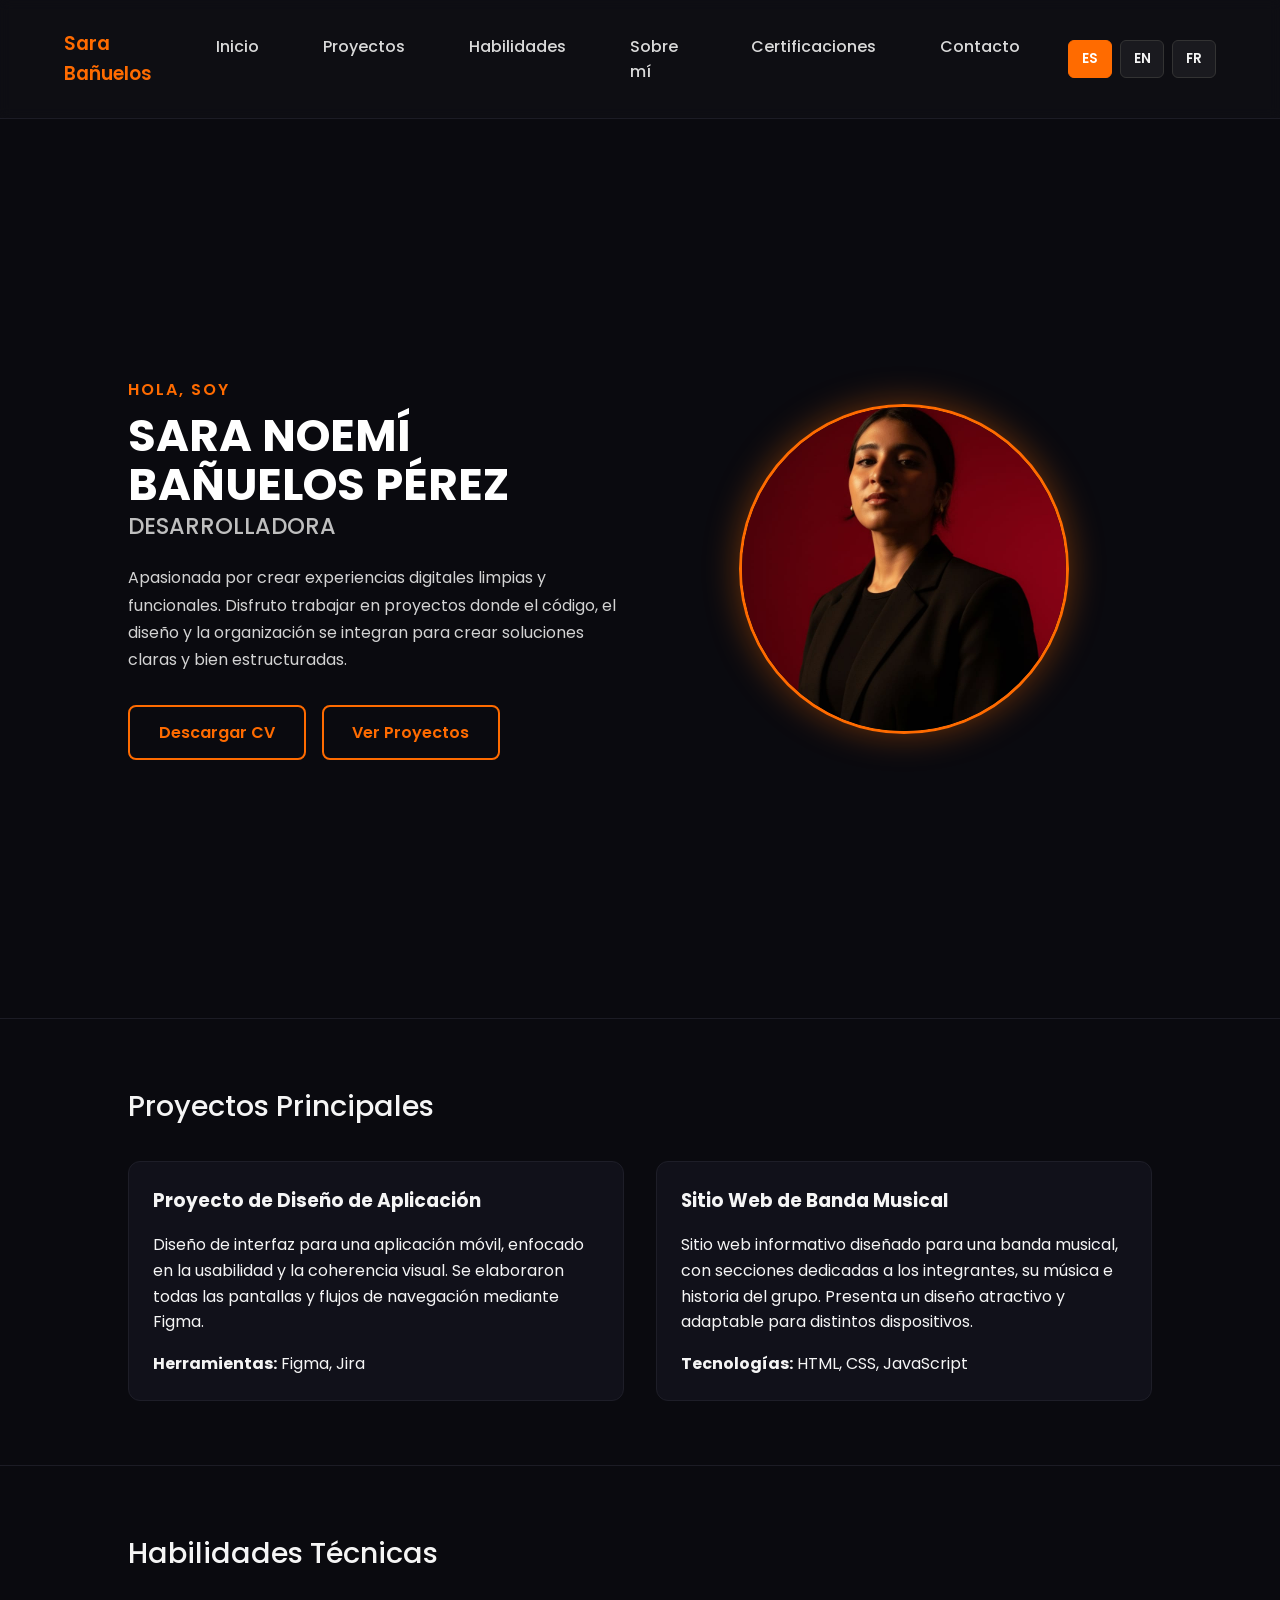
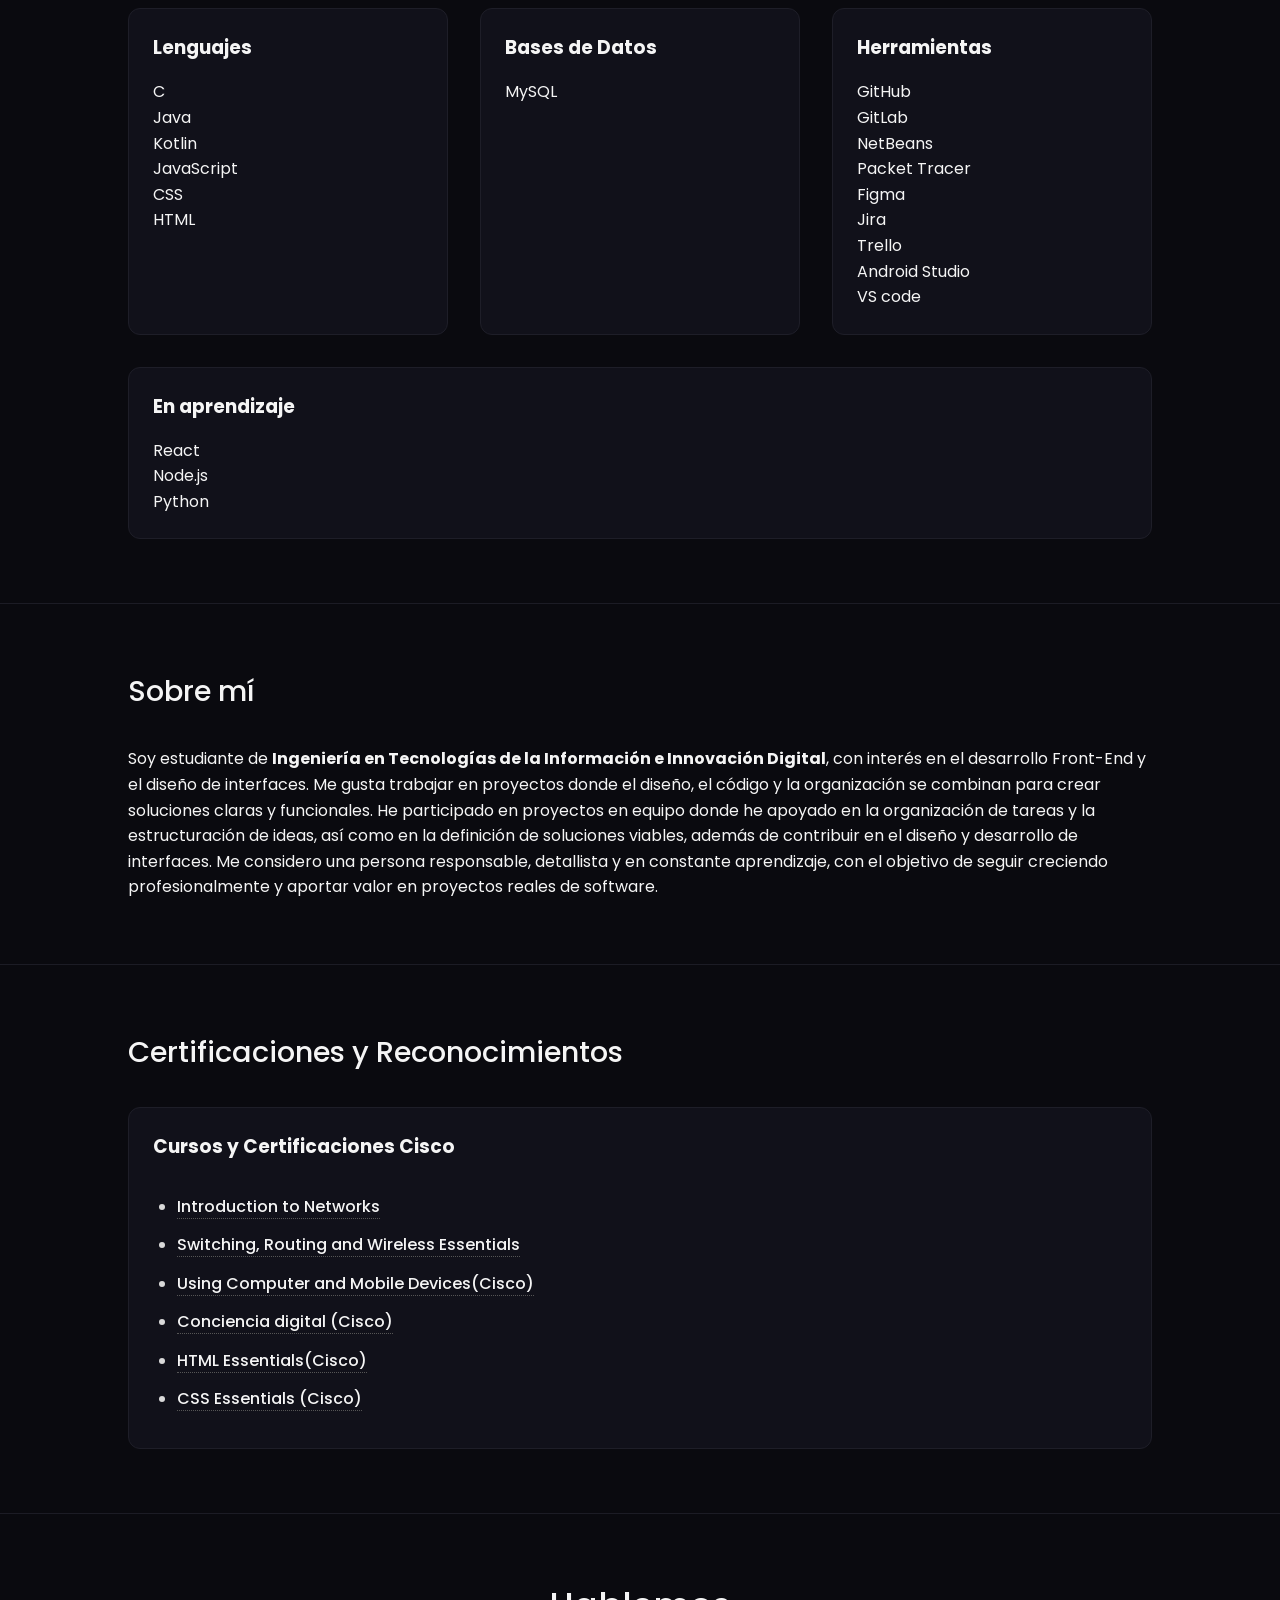
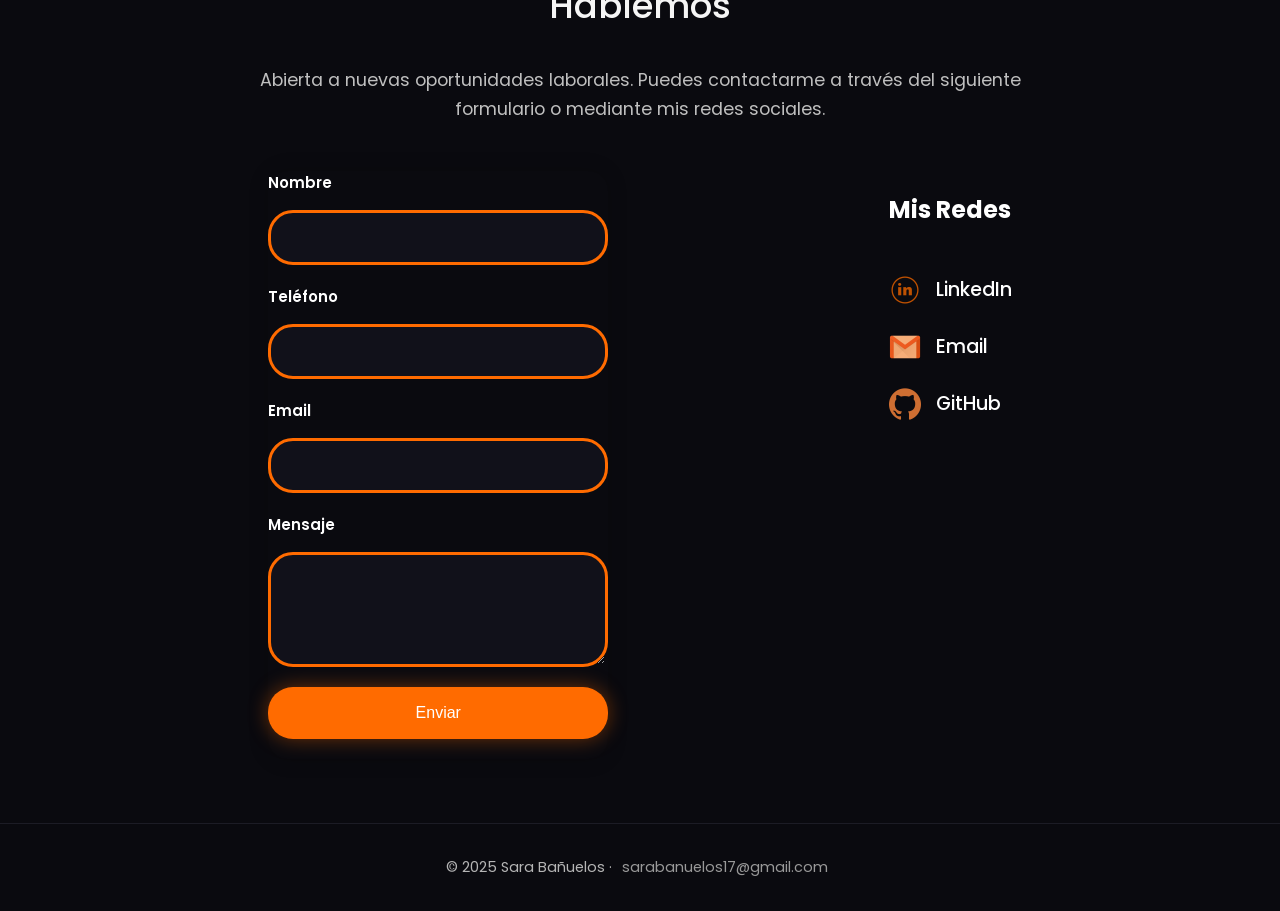
<file: docs/index.html>
<!DOCTYPE html>
<html lang="es">
<head>
  <meta charset="UTF-8" />
  <meta name="viewport" content="width=device-width, initial-scale=1.0" />
  <title>Sara Bañuelos | Desarrolladora</title>
  <link rel="stylesheet" href="estilos/estilos.css">
  <link href="https://fonts.googleapis.com/css2?family=Poppins:wght@300;400;600&display=swap" rel="stylesheet">
  <script src="script/script.js" defer></script>
</head>
<body>
  <header>
    <h3>Sara Bañuelos</h3>

    <input type="checkbox" id="menu-toggle">
    <label for="menu-toggle" class="menu-icon">
      <span class="bar"></span>
      <span class="bar"></span>
      <span class="bar"></span>
    </label>

    <nav class="menu">
      <ul>
        <li><a href="#home" data-key="nav-inicio">Inicio</a></li>
        <li><a href="#trabajo" data-key="nav-proyectos">Proyectos</a></li>
        <li><a href="#skills" data-key="nav-habilidades">Habilidades</a></li>
        <li><a href="#sobre-mi" data-key="nav-sobremi">Sobre mí</a></li>
        <li><a href="#certificaciones" data-key="nav-cert">Certificaciones</a></li>
        <li><a href="#contacto" data-key="nav-contacto">Contacto</a></li>
      </ul>
      
      <div class="lang-selector">
        <button data-lang="es" class="lang-btn active">ES</button>
        <button data-lang="en" class="lang-btn">EN</button>
        <button data-lang="fr" class="lang-btn">FR</button>
      </div>
    </nav>
  </header>

  <section id="home" class="portada">
    <div class="texto">
      <p class="saludo" data-key="hero-saludo">HOLA, SOY</p>
      <h1 class="nombre" data-key="hero-nombre">SARA NOEMÍ BAÑUELOS PÉREZ</h1>
      <h2 class="rol" data-key="hero-rol">DESARROLLADORA </h2>
      <p class="descripcion" data-key="hero-desc">
        Apasionada por crear experiencias digitales limpias y funcionales.
        Disfruto trabajar en proyectos donde el código, el diseño y 
        la organización se integran para crear soluciones claras y bien estructuradas.
      </p>

      <div class="botones">
        <a href="certificados/cv_sara_banuelos.pdf" class="boton-transparente" target="_blank" data-key="hero-cv">Descargar CV</a>
        <a href="#trabajo" class="boton-transparente" data-key="hero-proyectos">Ver Proyectos</a>
      </div>
    </div>

    <div class="imagen">
      <img src="imagenes/foto_formal.jpeg" alt="Foto de Sara Bañuelos">
    </div>
  </section>

  <section id="trabajo">
    <h2 data-key="proj-titulo">Proyectos Principales</h2>
    <div class="fila mis-proyectos">
      <div class="tarjeta">
        <h3><a href="https://www.figma.com/proto/OSNV2s28CnwWsa8psuooGz/MazYummy?node-id=66-868" target="_blank" data-key="proj2-titulo">Proyecto de Diseño de Aplicación</a></h3>
        <p data-key="proj2-desc">Diseño de interfaz para una aplicación móvil, enfocado en la usabilidad y la coherencia visual. Se elaboraron todas las pantallas y flujos de navegación mediante Figma.</p>
        <p><strong data-key="proj-tools">Herramientas:</strong> Figma, Jira</p>
      </div>

      <div class="tarjeta">
         <h3><a href="https://newjeans-kpop.netlify.app/" target="_blank" data-key="proj3-titulo">Sitio Web de Banda Musical</a></h3>
        <p data-key="proj3-desc">Sitio web informativo diseñado para una banda musical, con secciones dedicadas a los integrantes, su música e historia del grupo. Presenta un diseño atractivo y adaptable para distintos dispositivos.</p>
        <p><strong data-key="proj-tech">Tecnologías:</strong> HTML, CSS, JavaScript</p>
      </div>
    </div>
  </section>

  <section id="skills">
    <h2 data-key="skills-titulo">Habilidades Técnicas</h2>
    <div class="fila mis-habilidades">
      <div class="tarjeta"><h3 data-key="skills-lang-h3">Lenguajes</h3><p data-key="skills-lang-p">C<br> Java <br>Kotlin<br> JavaScript <br>CSS<br>HTML</p></div>
      <div class="tarjeta"><h3 data-key="skills-db-h3">Bases de Datos</h3><p data-key="skills-db-p">MySQL</p></div>
      <div class="tarjeta"><h3 data-key="skills-tools-h3">Herramientas</h3><p data-key="skills-tools-p">GitHub<br> GitLab<br> NetBeans<br> Packet Tracer <br>Figma<br> Jira <br>Trello<br> Android Studio<br> VS code</p></div>
      <div class="tarjeta"><h3 data-key="skills-learn-h3">En aprendizaje</h3><p data-key="skills-learn-p">React<br> Node.js<br> Python</p></div>
    </div>
  </section>

  <section id="sobre-mi">
    <h2 data-key="about-titulo">Sobre mí</h2>
    <p data-key="about-p">
      Soy estudiante de <strong> Ingeniería en Tecnologías de la Información e Innovación Digital</strong>, 
      con interés en el desarrollo Front-End y el diseño de interfaces. Me gusta trabajar en proyectos donde el diseño,
      el código y la organización se combinan para crear soluciones claras y funcionales.
    </p>
  </section>

   <section id="certificaciones">
    <h2 data-key="cert-titulo">Certificaciones y Reconocimientos</h2>
    <div class="fila mis-certificados">
      <div class="tarjeta">
        <h3 data-key="cert-cisco-titulo">Cursos y Certificaciones Cisco</h3>
        <ul class="lista-certificados">
          <li><a href="certificados/Conceptos básicos de redes.pdf" class="link-pdf" data-key="cert-li-1">Introduction to Networks</a></li>
          <li><a href="certificados/Switching, Routing, and Wireless.pdf" class="link-pdf" data-key="cert-li-2">Switching, Routing and Wireless Essentials</a></li>
          <li><a href="certificados/Using Computer and Mobile Devices.pdf" class="link-pdf" data-key="cert-li-3">Using Computer and Mobile Devices(Cisco)</a></li>
          <li><a href="certificados/Conciencia digital.pdf" class="link-pdf" data-key="cert-li-4">Conciencia digital (Cisco)</a></li>
          <li><a href="certificados/HTML_Essentials.pdf" class="link-pdf" data-key="cert-li-5">HTML Essentials(Cisco)</a></li>
          <li><a href="certificados/CSS_Essentials.pdf" class="link-pdf" data-key="cert-li-6">CSS Essentials (Cisco)</a></li>
        </ul>
      </div>
    </div>
  </section>

 <section id="contacto">
  <div class="cabecera-contacto">
     <h2 class="contactar" data-key="contact-titulo" style="text-align: center; margin-bottom: 2rem;">Hablemos</h2>
     <p class="texto-contacto" data-key="contact-desc">
       Abierta a nuevas oportunidades laborales. 
       Puedes contactarme a través del siguiente formulario o mediante mis redes sociales.
     </p>
  </div>

  <div class="contenedor-contacto">
    <form action="https://formsubmit.co/sarabanuelos17@gmail.com" method="POST">
      <div class="input-group">
        <label for="name" data-key="contact-name">Nombre</label>
        <input type="text" name="name" id="name">

        <label for="phone" data-key="contact-phone">Teléfono</label>
        <input type="tel" name="phone" id="phone">

        <label for="email">Email</label>
        <input type="email" name="email" id="email">

        <label for="message" data-key="contact-msg">Mensaje</label>
        <textarea name="message" id="message" cols="30" rows="5"></textarea> 
        <input type="submit" class="btn" data-key="contact-submit" value="Enviar">
        <input type="hidden" name="_next" value="https://sara-bp17.github.io/mi-pagina-web/">
        <input type="hidden" name="_captcha" value="false">
      </div>
    </form>

    <div class="enlaces-lateral">
      <h3 data-key="contact-social" style="color:white; margin-bottom:20px;">Mis Redes</h3>
      <a href="https://www.linkedin.com/in/sara-banuelos-6b2087387" target="_blank">
        <img class="icon-img" src="imagenes/icon-linkedin.png" alt="LinkedIn"> LinkedIn
      </a>
      <a href="mailto:sarabanuelos17@gmail.com">
        <img class="icon-img" src="imagenes/icon-gmail.png" alt="Gmail"> Email
      </a>
      <a href="https://github.com/sara-bp17" target="_blank">
        <img class="icon-img" src="imagenes/icon-github.png" alt="GitHub"> GitHub
      </a>
    </div>
  </div>
</section>

  <footer>
    <p>
      <span data-key="footer-copy">© 2025 Sara Bañuelos ·</span> 
      <a href="mailto:sarabanuelos17@gmail.com">sarabanuelos17@gmail.com</a> 
    </p>
  </footer>

  <div id="modal-pdf" class="modal-overlay">
    <div class="modal-contenido">
      <span class="modal-cerrar">&times;</span>
      <iframe id="pdf-viewer" src="" frameborder="0"></iframe>
    </div>
  </div>
</body>
</html>
</file>
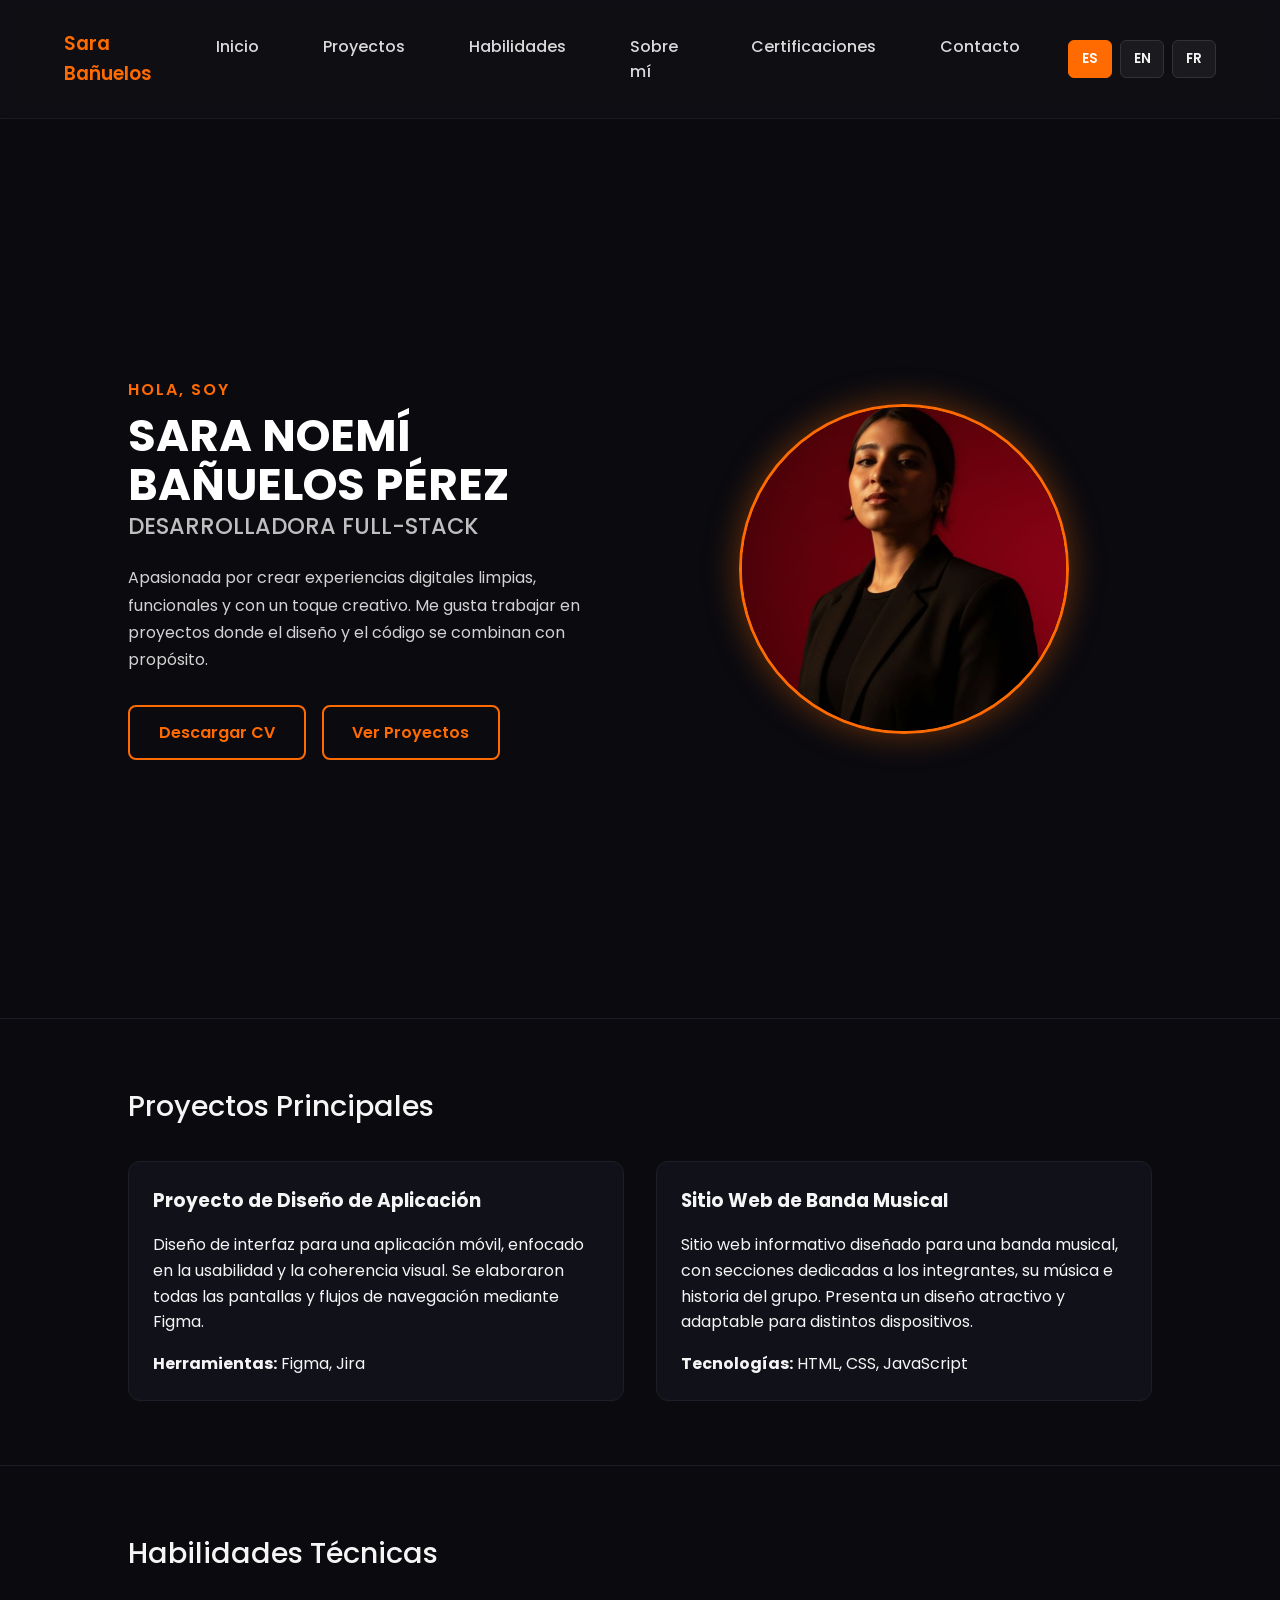
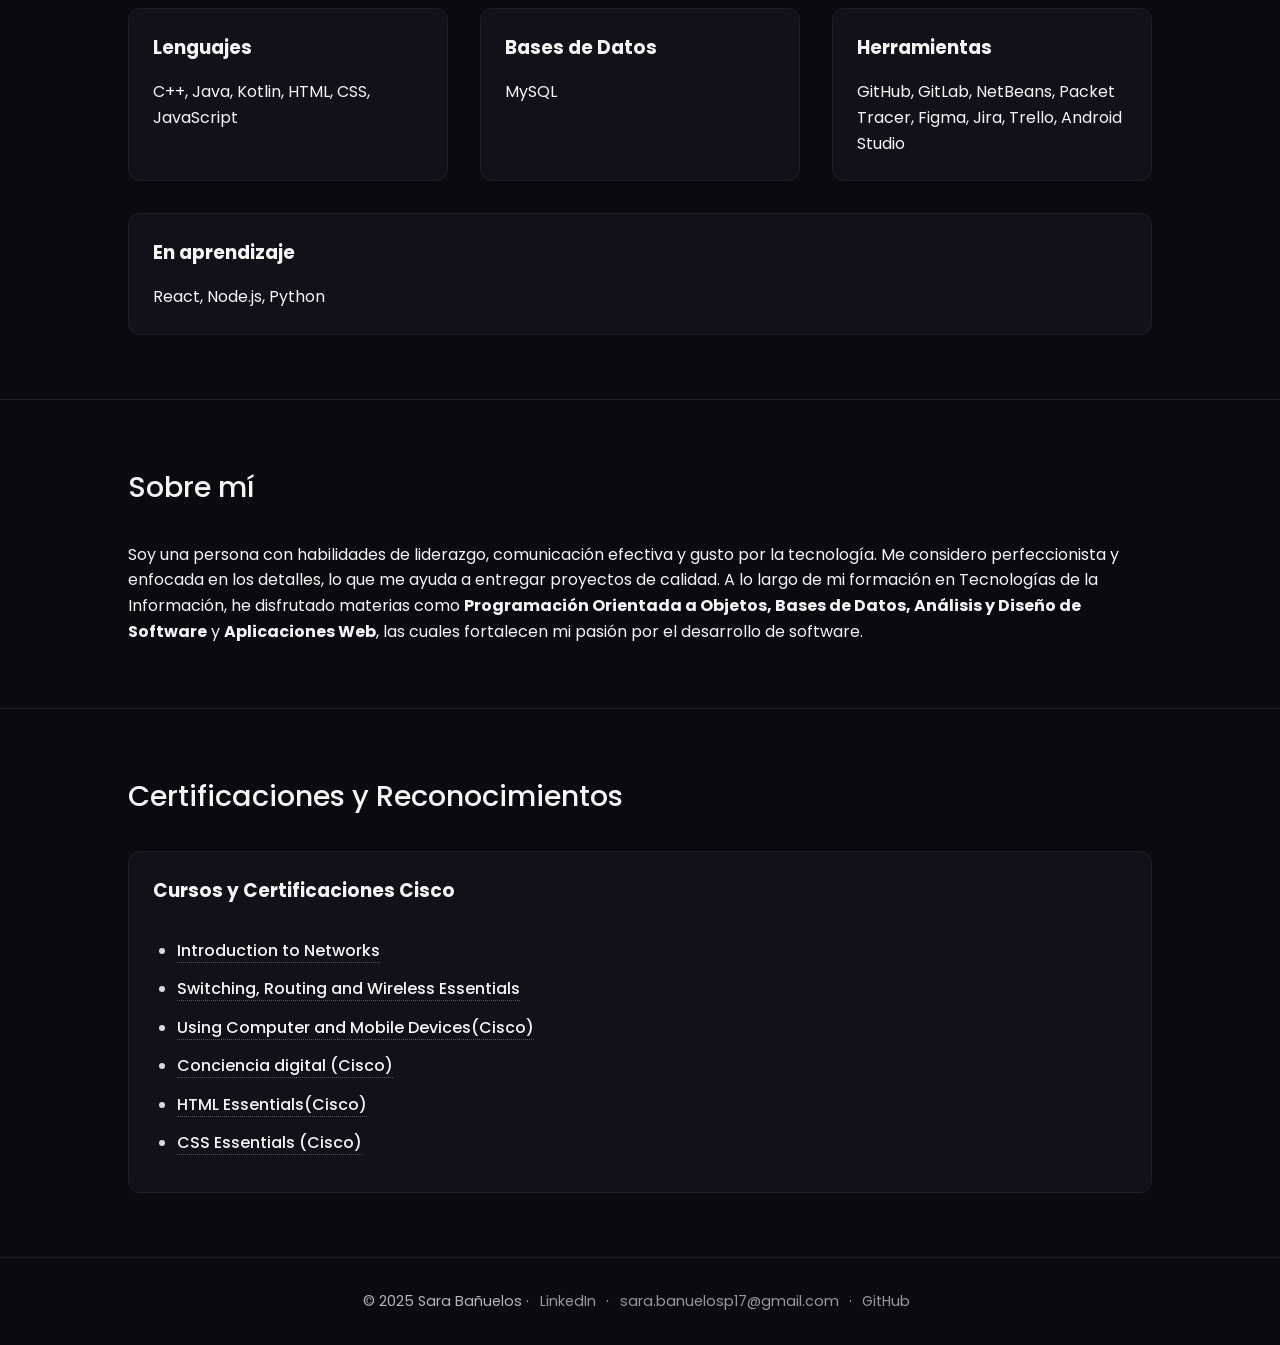
<file: sitio web portafolio/index.html>
<!DOCTYPE html>
<html lang="es">
<head>
  <meta charset="UTF-8" />
  <meta name="viewport" content="width=device-width, initial-scale=1.0" />
  <title>Sara Bañuelos | Desarrolladora Front end</title>
  <link rel="stylesheet" href="estilos/estilos.css">
  <link href="https://fonts.googleapis.com/css2?family=Poppins:wght@300;400;600&display=swap" rel="stylesheet">
  <script src="script/script.js" defer></script>
</head>
<body>
  <header>
    <h3>Sara Bañuelos</h3>

    <input type="checkbox" id="menu-toggle">
    <label for="menu-toggle" class="menu-icon">
      <span class="bar"></span>
      <span class="bar"></span>
      <span class="bar"></span>
    </label>

    <nav class="menu">
      <ul>
        <li><a href="#home" data-key="nav-inicio">Inicio</a></li>
        <li><a href="#trabajo" data-key="nav-proyectos">Proyectos</a></li>
        <li><a href="#skills" data-key="nav-habilidades">Habilidades</a></li>
        <li><a href="#sobre-mi" data-key="nav-sobremi">Sobre mí</a></li>
        <li><a href="#certificaciones" data-key="nav-cert">Certificaciones</a></li>
        <li><a href="#contacto" data-key="nav-contacto">Contacto</a></li>
      </ul>
      
      <div class="lang-selector">
        <button data-lang="es" class="lang-btn active">ES</button>
        <button data-lang="en" class="lang-btn">EN</button>
        <button data-lang="fr" class="lang-btn">FR</button>
      </div>
    </nav>
  </header>

  <section id="home" class="portada">
    <div class="texto">
      <p class="saludo" data-key="hero-saludo">HOLA, SOY</p>
      <h1 class="nombre" data-key="hero-nombre">SARA NOEMÍ BAÑUELOS PÉREZ</h1>
      <h2 class="rol" data-key="hero-rol">DESARROLLADORA FULL-STACK</h2>
      <p class="descripcion" data-key="hero-desc">
        Apasionada por crear experiencias digitales limpias, funcionales y con un toque creativo. 
        Me gusta trabajar en proyectos donde el diseño y el código se combinan con propósito.
      </p>

      <div class="botones">
        <a href="certificados/cv_sara_banuelos.pdf" class="boton-transparente" target="_blank" data-key="hero-cv">Descargar CV</a>
        <a href="#trabajo" class="boton-transparente" data-key="hero-proyectos">Ver Proyectos</a>
      </div>
    </div>

    <div class="imagen">
      <img src="imagenes/foto_formal.jpeg" alt="Foto de Sara Bañuelos">
    </div>
  </section>

  <section id="trabajo">
    <h2 data-key="proj-titulo">Proyectos Principales</h2>
    <div class="fila mis-proyectos">

      <div class="tarjeta">
        <h3><a href="https://www.figma.com/proto/OSNV2s28CnwWsa8psuooGz/MazYummy?node-id=66-868&p=f&t=gPnMlZq0EtC9ZjjF-0&scaling=scale-down&content-scaling=fixed&page-id=0%3A1&starting-point-node-id=66%3A868" target="_blank" data-key="proj2-titulo">Proyecto de Diseño de Aplicación</a></h3>
        <p data-key="proj2-desc">Diseño de interfaz para una aplicación móvil, enfocado en la usabilidad y la coherencia visual. Se elaboraron todas las pantallas y flujos de navegación mediante Figma.</p>
        <p><strong data-key="proj-tools">Herramientas:</strong> Figma, Jira</p>
      </div>

      <div class="tarjeta">
         <h3><a href="https://newjeans-kpop.netlify.app/" target="_blank" data-key="proj3-titulo">Sitio Web de Banda Musical</a></h3>
        <p data-key="proj3-desc">Sitio web informativo diseñado para una banda musical, con secciones dedicadas a los integrantes, su música e historia del grupo. Presenta un diseño atractivo y adaptable para distintos dispositivos.</p>
        <p><strong data-key="proj-tech">Tecnologías:</strong> HTML, CSS, JavaScript</p>
      </div>
    </div>
  </section>

  <section id="skills">
    <h2 data-key="skills-titulo">Habilidades Técnicas</h2>
    <div class="fila mis-habilidades">
      <div class="tarjeta"><h3 data-key="skills-lang-h3">Lenguajes</h3><p data-key="skills-lang-p">C++, Java, Kotlin, HTML, CSS, JavaScript</p></div>
      <div class="tarjeta"><h3 data-key="skills-db-h3">Bases de Datos</h3><p data-key="skills-db-p">MySQL</p></div>
      <div class="tarjeta"><h3 data-key="skills-tools-h3">Herramientas</h3><p data-key="skills-tools-p">GitHub, GitLab, NetBeans, Packet Tracer, Figma, Jira, Trello, Android Studio</p></div>
      <div class="tarjeta"><h3 data-key="skills-learn-h3">En aprendizaje</h3><p data-key="skills-learn-p">React, Node.js, Python</p></div>
    </div>
  </section>

  <section id="sobre-mi">
    <h2 data-key="about-titulo">Sobre mí</h2>
    <p data-key="about-p">
      Soy una persona con habilidades de liderazgo, comunicación efectiva y gusto por la tecnología. 
      Me considero perfeccionista y enfocada en los detalles, lo que me ayuda a entregar proyectos de calidad. 
      A lo largo de mi formación en Tecnologías de la Información, he disfrutado materias como 
      <strong>Programación Orientada a Objetos, Bases de Datos, Análisis y Diseño de Software</strong> y 
      <strong>Aplicaciones Web</strong>, las cuales fortalecen mi pasión por el desarrollo de software.
    </p>
  </section>

   <section id="certificaciones">
    <h2 data-key="cert-titulo">Certificaciones y Reconocimientos</h2>
    <div class="fila mis-certificados">
      <div class="tarjeta">
        <h3 data-key="cert-cisco-titulo">Cursos y Certificaciones Cisco</h3>
        
        <ul class="lista-certificados">
          <li><a href="certificados/Conceptos básicos de redes.pdf" class="link-pdf" data-key="cert-li-1">Introduction to Networks</a></li>
          <li><a href="certificados/Switching, Routing, and Wireless.pdf" class="link-pdf" data-key="cert-li-2">Switching, Routing and Wireless Essentials</a></li>
          <li><a href="certificados/Using Computer and Mobile Devices.pdf" class="link-pdf" data-key="cert-li-3">Using Computer and Mobile Devices(Cisco)</a></li>
          <li><a href="certificados/Conciencia digital.pdf" class="link-pdf" data-key="cert-li-4">Conciencia digital (Cisco)</a></li>
          <li><a href="certificados/HTML_Essentials.pdf" class="link-pdf" data-key="cert-li-5">HTML Essentials(Cisco)</a></li>
          <li><a href="certificados/CSS_Essentials.pdf" class="link-pdf" data-key="cert-li-6">CSS Essentials (Cisco)</a></li>
        </ul>
      </div>
    </div>
  </section>

  <footer id="contacto">
    <p>
      <span data-key="footer-copy">© 2025 Sara Bañuelos ·</span> 
      <a href="https://www.linkedin.com/in/sara-ba%C3%B1uelos-6b2087387?utm_source=share&utm_campaign=share_via&utm_content=profile&utm_medium=android_app" target="_blank" data-key="footer-li">LinkedIn</a> · 
      <a href="mailto:sara.banuelosp17@gmail.com" data-key="footer-gm">sara.banuelosp17@gmail.com</a> · 
      <a href="https://gitlab.com/bosspilot/bosspilot.git" target="_blank" data-key="footer-gh">GitHub</a>
    </p>
  </footer>

  <div id="modal-pdf" class="modal-overlay">
    <div class="modal-contenido">
      <span class="modal-cerrar">&times;</span>
      <iframe id="pdf-viewer" src="" frameborder="0"></iframe>
    </div>
  </div>
</body>
</html>
</file>
<file: docs/estilos/estilos.css>
* {
  box-sizing: border-box;
  margin: 0;
  padding: 0;
}

body {
  font-family: 'Poppins', sans-serif;
  background-color: #0a0a0f;
  color: #f5f5f5;
  line-height: 1.6;
}

a {
  text-decoration: none;
  color: inherit;
}

header {
  display: flex;
  justify-content: space-between;
  align-items: center;
  padding: 1.5rem 5%;
  background: rgba(15, 15, 20, 0.9);
  backdrop-filter: blur(6px);
  position: sticky;
  top: 0;
  z-index: 100;
}

header h3 {
  color: #ff6b00;
  font-weight: 600;
}

nav.menu {
  display: flex;
  align-items: center;
}

nav.menu ul {
  display: flex;
  list-style: none;
  gap: 2rem;
}

nav.menu ul li a {
  display: block;
  padding: 0.6rem 1rem;
  color: #d9d9d9;
  font-weight: 500;
  border-radius: 6px;
  transition: all 0.3s ease;
}

nav.menu ul li a:hover {
  background: #ff6b00;
  color: #fff;
}

.submenu {
  position: relative;
}
.submenu > a {
  display: flex;
  align-items: center;
  justify-content: space-between;
  gap: 6px;
  background: #1a1a1f;
  border-radius: 6px;
  padding: 0.6rem 1rem;
  color: #d9d9d9;
  transition: background 0.3s;
}
.submenu > a:hover {
  background: #ff6b00;
  color: #fff;
}
.submenu-opciones {
  display: none;
  position: absolute;
  top: 120%;
  left: 0;
  width: 170px;
  background: rgba(20, 20, 25, 0.97);
  border-radius: 10px;
  box-shadow: 0 4px 12px rgba(0,0,0,0.3);
  list-style: none;
  padding: 0.4rem 0;
  animation: fadeIn 0.3s ease;
  z-index: 10;
}
.submenu-opciones li a {
  display: block;
  padding: 0.7rem 1rem;
  color: #fff;
  font-weight: 500;
  transition: background 0.3s ease;
}
.submenu-opciones li a:hover {
  background: #ff6b00;
}
.submenu:hover .submenu-opciones {
  display: block;
}
.submenu.open .submenu-opciones {
  display: block;
}

#menu-toggle {
  display: none;
}

.menu-icon {
  display: none;
  flex-direction: column;
  justify-content: space-between;
  width: 30px;
  height: 22px;
  cursor: pointer;
}

.menu-icon .bar {
  height: 3px;
  width: 100%;
  background-color: #ff6b00;
  border-radius: 2px;
  transition: all 0.3s ease;
}

.portada {
  display: flex;
  justify-content: space-between;
  align-items: center;
  height: 100vh;
  padding: 0 10%;
  gap: 2rem;
  color: #fff;
}

.portada .texto {
  flex: 1;
  max-width: 600px;
  opacity: 0;
  animation: fadeUp 1s ease-out forwards 0.3s;
}

.portada .imagen {
  flex: 1;
  display: flex;
  justify-content: center;
  align-items: center;
  opacity: 0;
  animation: fadeInRight 1.2s ease-out forwards 0.6s;
}

.portada .imagen img {
  width: 330px;
  height: 330px;
  border-radius: 50%;
  object-fit: cover;
  border: 3px solid #ff6b00;
  box-shadow: 0 0 35px rgba(255, 107, 0, 0.4);
  transition: transform 0.3s ease;
}

.portada .imagen img:hover {
  transform: scale(1.05);
}


.saludo {
  color: #ff6b00;
  font-weight: 600;
  letter-spacing: 2px;
  margin-bottom: 0.5rem;
}
.nombre {
  font-size: 2.8rem;
  font-weight: 700;
  line-height: 1.1;
}
.rol {
  font-size: 1.4rem;
  color: #bfbfbf;
  margin-bottom: 1.2rem;
}
.descripcion {
  color: #d3d3d3;
  font-size: 1rem;
  margin-bottom: 2rem;
  line-height: 1.7;
}


.botones { display: flex; gap: 1rem; flex-wrap: wrap; }
.boton, .boton-transparente {
  padding: 0.8rem 1.8rem;
  border-radius: 8px;
  font-weight: 600;
  transition: all 0.3s ease;
  white-space: nowrap;
}
.boton { background: #ff6b00; color: #fff; }
.boton:hover { background: #e66000; transform: translateY(-2px); }
.boton-transparente { border: 2px solid #ff6b00; color: #ff6b00; }
.boton-transparente:hover { background: #ff6b00; color: #fff; transform: translateY(-2px); }


section {
  padding: 4rem 10%;
  border-top: 1px solid #1c1c25;
}

h2 {
  font-size: 1.8rem;
  margin-bottom: 2rem;
  font-weight: 500;
}

.fila {
  display: flex;
  gap: 2rem;
  flex-wrap: wrap;
}


.tarjeta {
  background: #11111a;
  border: 1px solid #1e1e28;
  border-radius: 12px;
  padding: 1.5rem;
  transition: all 0.3s ease;
  flex: 1 1 0; 
  min-width: 280px; 
  display: flex;
  flex-direction: column;
  gap: 1rem; 
}

.tarjeta:hover {
  transform: translateY(-5px);
  border-color: #ff6b00;
}

.tarjeta h3 a {
  text-decoration: none;
  color: inherit;
  transition: color 0.3s ease;
}

.tarjeta h3 a:hover {
  color: #ff6b00;
  text-decoration: underline;
}


footer {
  text-align: center;
  padding: 2rem;
  font-size: 0.9rem;
  color: #b5b5b5;
  border-top: 1px solid #1c1c25;
}

footer a {
  color: #999;
  margin: 0 0.4rem;
  transition: color 0.3s ease;
}
footer a:hover {
  color: #ff6b00; 
}


@keyframes fadeUp {
  0% { opacity: 0; transform: translateY(40px); }
  100% { opacity: 1; transform: translateY(0); }
}
@keyframes fadeInRight {
  0% { opacity: 0; transform: translateX(40px); }
  100% { opacity: 1; transform: translateX(0); }
}
@keyframes fadeIn {
  0% { opacity: 0; transform: translateY(10px); }
  100% { opacity: 1; transform: translateY(0); }
}



.lang-selector {
  display: flex;
  gap: 0.5rem;
  margin-left: 2rem;
}
.lang-btn {
  background-color: #1a1a1f;
  border: 1px solid #333;
  color: #f5f5f5;
  padding: 0.5rem 0.8rem;
  border-radius: 6px;
  cursor: pointer;
  font-family: 'Poppins', sans-serif;
  font-weight: 600;
  transition: all 0.3s ease;
}
.lang-btn:hover {
  background-color: #ff6b00;
  border-color: #ff6b00;
  color: #fff;
}
.lang-btn.active {
  background-color: #ff6b00;
  color: #fff;
  border-color: #ff6b00;
}

.modal-overlay {
  display: none;
  position: fixed;
  top: 0;
  left: 0;
  width: 100%;
  height: 100%;
  background: rgba(0, 0, 0, 0.85);
  backdrop-filter: blur(5px);
  z-index: 200;
  justify-content: center;
  align-items: center;
  opacity: 0;
  transition: opacity 0.3s ease;
}
.modal-overlay.visible {
  display: flex;
  opacity: 1;
}
.modal-contenido {
  width: 90%;
  max-width: 900px;
  height: 90%;
  background: #1a1a1f;
  border-radius: 10px;
  padding: 1.5rem;
  position: relative;
  box-shadow: 0 5px 30px rgba(0,0,0,0.5);
  transform: scale(0.9);
  transition: transform 0.3s ease;
}
.modal-overlay.visible .modal-contenido {
  transform: scale(1);
}
.modal-cerrar {
  position: absolute;
  top: -5px;
  right: 10px;
  color: #fff;
  font-size: 3rem;
  font-weight: bold;
  cursor: pointer;
  transition: color 0.3s ease;
}
.modal-cerrar:hover {
  color: #ff6b00;
}
#pdf-viewer {
  width: 100%;
  height: 100%;
  border: 1px solid #333;
  border-radius: 5px;
}


.lista-certificados {
  list-style: disc;
  padding-left: 1.5rem;
  margin-top: 1rem; 
}
.lista-certificados li {
  margin-bottom: 0.8rem;
  color: #d9d9d9;
}
.lista-certificados li a {
  color: #f5f5f5;
  font-weight: 500;
  text-decoration: none;
  border-bottom: 1px dotted #555;
  transition: all 0.3s ease;
}
.lista-certificados li a:hover {
  color: #ff6b00;
  border-bottom-color: #ff6b00;
}


/* --- Pantallas medianas --- */
@media (max-width: 1023px) {
  .portada {
    flex-direction: column-reverse;
    text-align: center;
    padding: 4rem 7%;
    height: auto;
  }
  .portada .nombre { font-size: 2.3rem; }
  .portada .imagen img { width: 280px; height: 280px; }
}

/* --- Tablets --- */
@media (max-width: 767px) {
  .botones { justify-content: center; }
  .portada .nombre { font-size: 2rem; }
  .portada .imagen img { width: 250px; height: 250px; }
}

/* --- Teléfonos pequeños --- */
@media (max-width: 599px) {
  .botones {
    flex-direction: column;
    gap: 0.8rem;
    align-items: center;
  }
  .boton,
  .boton-transparente {
    width: 80%;
    text-align: center;
  }
  .portada .imagen img {
    width: 200px;
    height: 200px;
  }
}

/* --- Menú hamburguesa --- */
@media (max-width: 900px) {
  .menu-icon {
    display: flex;
  }

  nav.menu {
    display: none;
    position: absolute;
    top: 70px;
    right: 5%;
    background: rgba(15,15,20,0.95);
    backdrop-filter: blur(6px);
    width: 220px;
    border-radius: 8px;
    flex-direction: column;
    gap: 0.8rem;
    padding: 1rem;
    align-items: center;
  }

  #menu-toggle:checked ~ nav.menu {
    display: flex;
  }

  /* Animación de barras */
  #menu-toggle:checked + .menu-icon .bar:nth-child(1) {
    transform: rotate(45deg) translate(5px, 5px);
  }
  #menu-toggle:checked + .menu-icon .bar:nth-child(2) {
    opacity: 0;
  }
  #menu-toggle:checked + .menu-icon .bar:nth-child(3) {
    transform: rotate(-45deg) translate(5px, -5px);
  }

  nav.menu ul {
    flex-direction: column;
    gap: 0.8rem;
    width: 100%;
  }

  nav.menu ul li a {
    background: #11111a;
    border-radius: 8px;
    color: #fff;
    font-weight: 600;
    text-align: center;
  }


  .lang-selector {
    margin-left: 0;
    margin-top: 1rem;
    justify-content: center;
    width: 100%;
  }

  .submenu-opciones {
    position: static;
    background: #1a1a20;
    width: 100%;
  }
  .submenu-opciones li a {
    background: #141418;
    border-radius: 6px;
  }
 .contenedor-contacto {
    flex-direction: column; 
    align-items: center;
    gap: 40px;
  }
  
  .enlaces-lateral {
    align-items: center; /
  }
}

form{

 
  box-shadow: 0 0 20px rgba(0, 0, 0, 0.2);
  border-radius: 20px;
  text-align: center;
  width: 340px;
}

.input-group{
  display: flex;
  flex-direction: column;
  text-align: left;
}

.contactar{
  color: whitesmoke;
  font-size: 35px;
}

label{
  color: white;
  font-size: 15px;
  font-weight: 600;
  margin-bottom: 15px;
}

input, textarea{
  padding: 17px 25px;
  border-radius: 25px;
  margin-bottom: 20px;
  background-color: #11111a;
  border: 3px solid #ff6b00;
  color: #ffffff;
  outline: none;
}


input::placeholder, textarea::placeholder{
  color: #ffffff;
}

.btn{
  font-size: 16px;
  color: white;
  border: 0;
  border-radius: 25px;
  background-color: #ff6b00;
  box-shadow: 0 0 20px rgba(255, 107, 0, 0.4);
  cursor: pointer;
}

.btn:hover{
  background-color: #e26308;
}

.cabecera-contacto {
  text-align: center;
  max-width: 800px;
  margin: 0 auto 3rem auto;
}

.contactar {
  font-size: 35px;
  color: whitesmoke;
  margin-bottom: 1rem;
}

.texto-contacto {
  color: #bfbfbf;
  font-size: 1.1rem;
  line-height: 1.6;
}


.contenedor-contacto {
  display: flex;
  justify-content: space-around; 
  align-items: flex-start;
  width: 100%;
  max-width: 1200px;
  margin: 0 auto;
  flex-wrap: wrap;
}


.enlaces-lateral {
  display: flex;
  flex-direction: column;
  gap: 25px;
  text-align: left;
  margin-top: 20px;
}

.enlaces-lateral h3 {
  color: white; 
  font-size: 1.5rem;
  margin-bottom: 10px;
}

.enlaces-lateral a {
  display: flex;
  align-items: center;
  color: #fff;
  font-size: 1.2rem;
  font-weight: 500;
  text-decoration: none;
  transition: color 0.3s ease;
}

.enlaces-lateral a:hover {
  color: #ff6b00;
}

.icon-img {
  width: 32px;
  height: 32px;
  margin-right: 15px;
}
</file>
<file: sitio web portafolio/estilos/estilos.css>
/* =========================================================
    🌙 ESTILOS PRINCIPALES - PORTAFOLIO DARK
    ========================================================= */

/* ====== RESET Y BASE ====== */
* {
  box-sizing: border-box;
  margin: 0;
  padding: 0;
}

body {
  font-family: 'Poppins', sans-serif;
  background-color: #0a0a0f;
  color: #f5f5f5;
  line-height: 1.6;
}

a {
  text-decoration: none;
  color: inherit;
}

/* =========================================================
    🔹 HEADER Y MENÚ
    ========================================================= */
header {
  display: flex;
  justify-content: space-between;
  align-items: center;
  padding: 1.5rem 5%;
  background: rgba(15, 15, 20, 0.9);
  backdrop-filter: blur(6px);
  position: sticky;
  top: 0;
  z-index: 100;
}

header h3 {
  color: #ff6b00;
  font-weight: 600;
}

/* ====== NAV (MENÚ PRINCIPAL) ====== */
nav.menu {
  display: flex;
  align-items: center;
}

nav.menu ul {
  display: flex;
  list-style: none;
  gap: 2rem;
}

nav.menu ul li a {
  display: block;
  padding: 0.6rem 1rem;
  color: #d9d9d9;
  font-weight: 500;
  border-radius: 6px;
  transition: all 0.3s ease;
}

nav.menu ul li a:hover {
  background: #ff6b00;
  color: #fff;
}

/* =========================================================
    🌍 SUBMENÚ (Estilos originales, los dejamos)
    ========================================================= */
.submenu {
  position: relative;
}
.submenu > a {
  display: flex;
  align-items: center;
  justify-content: space-between;
  gap: 6px;
  background: #1a1a1f;
  border-radius: 6px;
  padding: 0.6rem 1rem;
  color: #d9d9d9;
  transition: background 0.3s;
}
.submenu > a:hover {
  background: #ff6b00;
  color: #fff;
}
.submenu-opciones {
  display: none;
  position: absolute;
  top: 120%;
  left: 0;
  width: 170px;
  background: rgba(20, 20, 25, 0.97);
  border-radius: 10px;
  box-shadow: 0 4px 12px rgba(0,0,0,0.3);
  list-style: none;
  padding: 0.4rem 0;
  animation: fadeIn 0.3s ease;
  z-index: 10;
}
.submenu-opciones li a {
  display: block;
  padding: 0.7rem 1rem;
  color: #fff;
  font-weight: 500;
  transition: background 0.3s ease;
}
.submenu-opciones li a:hover {
  background: #ff6b00;
}
.submenu:hover .submenu-opciones {
  display: block;
}
.submenu.open .submenu-opciones {
  display: block;
}

/* =========================================================
    🍔 MENÚ HAMBURGUESA
    ========================================================= */
#menu-toggle {
  display: none;
}

.menu-icon {
  display: none;
  flex-direction: column;
  justify-content: space-between;
  width: 30px;
  height: 22px;
  cursor: pointer;
}

.menu-icon .bar {
  height: 3px;
  width: 100%;
  background-color: #ff6b00;
  border-radius: 2px;
  transition: all 0.3s ease;
}

/* =========================================================
    💫 PORTADA / HERO SECTION
    ========================================================= */
.portada {
  display: flex;
  justify-content: space-between;
  align-items: center;
  height: 100vh;
  padding: 0 10%;
  gap: 2rem;
  color: #fff;
}

.portada .texto {
  flex: 1;
  max-width: 600px;
  opacity: 0;
  animation: fadeUp 1s ease-out forwards 0.3s;
}

.portada .imagen {
  flex: 1;
  display: flex;
  justify-content: center;
  align-items: center;
  opacity: 0;
  animation: fadeInRight 1.2s ease-out forwards 0.6s;
}

.portada .imagen img {
  width: 330px;
  height: 330px;
  border-radius: 50%;
  object-fit: cover;
  border: 3px solid #ff6b00;
  box-shadow: 0 0 35px rgba(255, 107, 0, 0.4);
  transition: transform 0.3s ease;
}

.portada .imagen img:hover {
  transform: scale(1.05);
}

/* Texto */
.saludo {
  color: #ff6b00;
  font-weight: 600;
  letter-spacing: 2px;
  margin-bottom: 0.5rem;
}
.nombre {
  font-size: 2.8rem;
  font-weight: 700;
  line-height: 1.1;
}
.rol {
  font-size: 1.4rem;
  color: #bfbfbf;
  margin-bottom: 1.2rem;
}
.descripcion {
  color: #d3d3d3;
  font-size: 1rem;
  margin-bottom: 2rem;
  line-height: 1.7;
}

/* Botones */
.botones { display: flex; gap: 1rem; flex-wrap: wrap; }
.boton, .boton-transparente {
  padding: 0.8rem 1.8rem;
  border-radius: 8px;
  font-weight: 600;
  transition: all 0.3s ease;
  white-space: nowrap;
}
.boton { background: #ff6b00; color: #fff; }
.boton:hover { background: #e66000; transform: translateY(-2px); }
.boton-transparente { border: 2px solid #ff6b00; color: #ff6b00; }
.boton-transparente:hover { background: #ff6b00; color: #fff; transform: translateY(-2px); }


/* =========================================================
    🧩 SECCIONES Y TARJETAS
    ========================================================= */
section {
  padding: 4rem 10%;
  border-top: 1px solid #1c1c25;
}

h2 {
  font-size: 1.8rem;
  margin-bottom: 2rem;
  font-weight: 500;
}

.fila {
  display: flex;
  gap: 2rem;
  flex-wrap: wrap;
}

/* Espaciado interno de las tarjetas */
.tarjeta {
  background: #11111a;
  border: 1px solid #1e1e28;
  border-radius: 12px;
  padding: 1.5rem;
  transition: all 0.3s ease;
  flex: 1 1 0; 
  min-width: 280px; 
  display: flex;
  flex-direction: column;
  gap: 1rem; 
}

.tarjeta:hover {
  transform: translateY(-5px);
  border-color: #ff6b00;
}

/* Estilo de los enlaces en los títulos de proyecto */
.tarjeta h3 a {
  text-decoration: none;
  color: inherit;
  transition: color 0.3s ease;
}

.tarjeta h3 a:hover {
  color: #ff6b00;
  text-decoration: underline;
}

/* =========================================================
    ⚡ FOOTER
    ========================================================= */
footer {
  text-align: center;
  padding: 2rem;
  font-size: 0.9rem;
  color: #b5b5b5;
  border-top: 1px solid #1c1c25;
}

footer a {
  color: #999;
  margin: 0 0.4rem;
  transition: color 0.3s ease;
}
footer a:hover {
  color: #ff6b00; /* ARREGLO: Color de hover consistente */
}

/* =========================================================
    🎞️ ANIMACIONES
    ========================================================= */
@keyframes fadeUp {
  0% { opacity: 0; transform: translateY(40px); }
  100% { opacity: 1; transform: translateY(0); }
}
@keyframes fadeInRight {
  0% { opacity: 0; transform: translateX(40px); }
  100% { opacity: 1; transform: translateX(0); }
}
@keyframes fadeIn {
  0% { opacity: 0; transform: translateY(10px); }
  100% { opacity: 1; transform: translateY(0); }
}


/* =========================================================
   NUEVOS ESTILOS (Traductor, Modal, Certificados)
   ========================================================= */

/* --- 🌐 TRADUCTOR DE IDIOMAS --- */
.lang-selector {
  display: flex;
  gap: 0.5rem;
  margin-left: 2rem;
}
.lang-btn {
  background-color: #1a1a1f;
  border: 1px solid #333;
  color: #f5f5f5;
  padding: 0.5rem 0.8rem;
  border-radius: 6px;
  cursor: pointer;
  font-family: 'Poppins', sans-serif;
  font-weight: 600;
  transition: all 0.3s ease;
}
.lang-btn:hover {
  background-color: #ff6b00;
  border-color: #ff6b00;
  color: #fff;
}
.lang-btn.active {
  background-color: #ff6b00;
  color: #fff;
  border-color: #ff6b00;
}

/* --- 👁️ MODAL PARA PDFS --- */
.modal-overlay {
  display: none;
  position: fixed;
  top: 0;
  left: 0;
  width: 100%;
  height: 100%;
  background: rgba(0, 0, 0, 0.85);
  backdrop-filter: blur(5px);
  z-index: 200;
  justify-content: center;
  align-items: center;
  opacity: 0;
  transition: opacity 0.3s ease;
}
.modal-overlay.visible {
  display: flex;
  opacity: 1;
}
.modal-contenido {
  width: 90%;
  max-width: 900px;
  height: 90%;
  background: #1a1a1f;
  border-radius: 10px;
  padding: 1.5rem;
  position: relative;
  box-shadow: 0 5px 30px rgba(0,0,0,0.5);
  transform: scale(0.9);
  transition: transform 0.3s ease;
}
.modal-overlay.visible .modal-contenido {
  transform: scale(1);
}
.modal-cerrar {
  position: absolute;
  top: -5px;
  right: 10px;
  color: #fff;
  font-size: 3rem;
  font-weight: bold;
  cursor: pointer;
  transition: color 0.3s ease;
}
.modal-cerrar:hover {
  color: #ff6b00;
}
#pdf-viewer {
  width: 100%;
  height: 100%;
  border: 1px solid #333;
  border-radius: 5px;
}

/* --- 📄 LISTA DE CERTIFICADOS --- */
.lista-certificados {
  list-style: disc;
  padding-left: 1.5rem;
  margin-top: 1rem; /* Ajustado para el 'gap' de la tarjeta */
}
.lista-certificados li {
  margin-bottom: 0.8rem;
  color: #d9d9d9;
}
.lista-certificados li a {
  color: #f5f5f5;
  font-weight: 500;
  text-decoration: none;
  border-bottom: 1px dotted #555;
  transition: all 0.3s ease;
}
.lista-certificados li a:hover {
  color: #ff6b00;
  border-bottom-color: #ff6b00;
}


/* =========================================================
    📱 RESPONSIVE DESIGN
    ========================================================= */

/* --- Pantallas medianas --- */
@media (max-width: 1023px) {
  .portada {
    flex-direction: column-reverse;
    text-align: center;
    padding: 4rem 7%;
    height: auto;
  }
  .portada .nombre { font-size: 2.3rem; }
  .portada .imagen img { width: 280px; height: 280px; }
}

/* --- Tablets --- */
@media (max-width: 767px) {
  .botones { justify-content: center; }
  .portada .nombre { font-size: 2rem; }
  .portada .imagen img { width: 250px; height: 250px; }
}

/* --- Teléfonos pequeños --- */
@media (max-width: 599px) {
  .botones {
    flex-direction: column;
    gap: 0.8rem;
    align-items: center;
  }
  .boton,
  .boton-transparente {
    width: 80%;
    text-align: center;
  }
  .portada .imagen img {
    width: 200px;
    height: 200px;
  }
}

/* --- Menú hamburguesa --- */
@media (max-width: 900px) {
  .menu-icon {
    display: flex;
  }

  nav.menu {
    display: none;
    position: absolute;
    top: 70px;
    right: 5%;
    background: rgba(15,15,20,0.95);
    backdrop-filter: blur(6px);
    width: 220px;
    border-radius: 8px;
    flex-direction: column;
    gap: 0.8rem;
    padding: 1rem;
    align-items: center;
  }

  #menu-toggle:checked ~ nav.menu {
    display: flex;
  }

  /* Animación de barras */
  #menu-toggle:checked + .menu-icon .bar:nth-child(1) {
    transform: rotate(45deg) translate(5px, 5px);
  }
  #menu-toggle:checked + .menu-icon .bar:nth-child(2) {
    opacity: 0;
  }
  #menu-toggle:checked + .menu-icon .bar:nth-child(3) {
    transform: rotate(-45deg) translate(5px, -5px);
  }

  nav.menu ul {
    flex-direction: column;
    gap: 0.8rem;
    width: 100%;
  }

  nav.menu ul li a {
    background: #11111a;
    border-radius: 8px;
    color: #fff;
    font-weight: 600;
    text-align: center;
  }

  /* --- Ajuste Botones de Idioma para móvil --- */
  .lang-selector {
    margin-left: 0;
    margin-top: 1rem;
    justify-content: center;
    width: 100%;
  }

  /* Submenú dentro del menú móvil */
  .submenu-opciones {
    position: static;
    background: #1a1a20;
    width: 100%;
  }
  .submenu-opciones li a {
    background: #141418;
    border-radius: 6px;
  }
}
</file>
